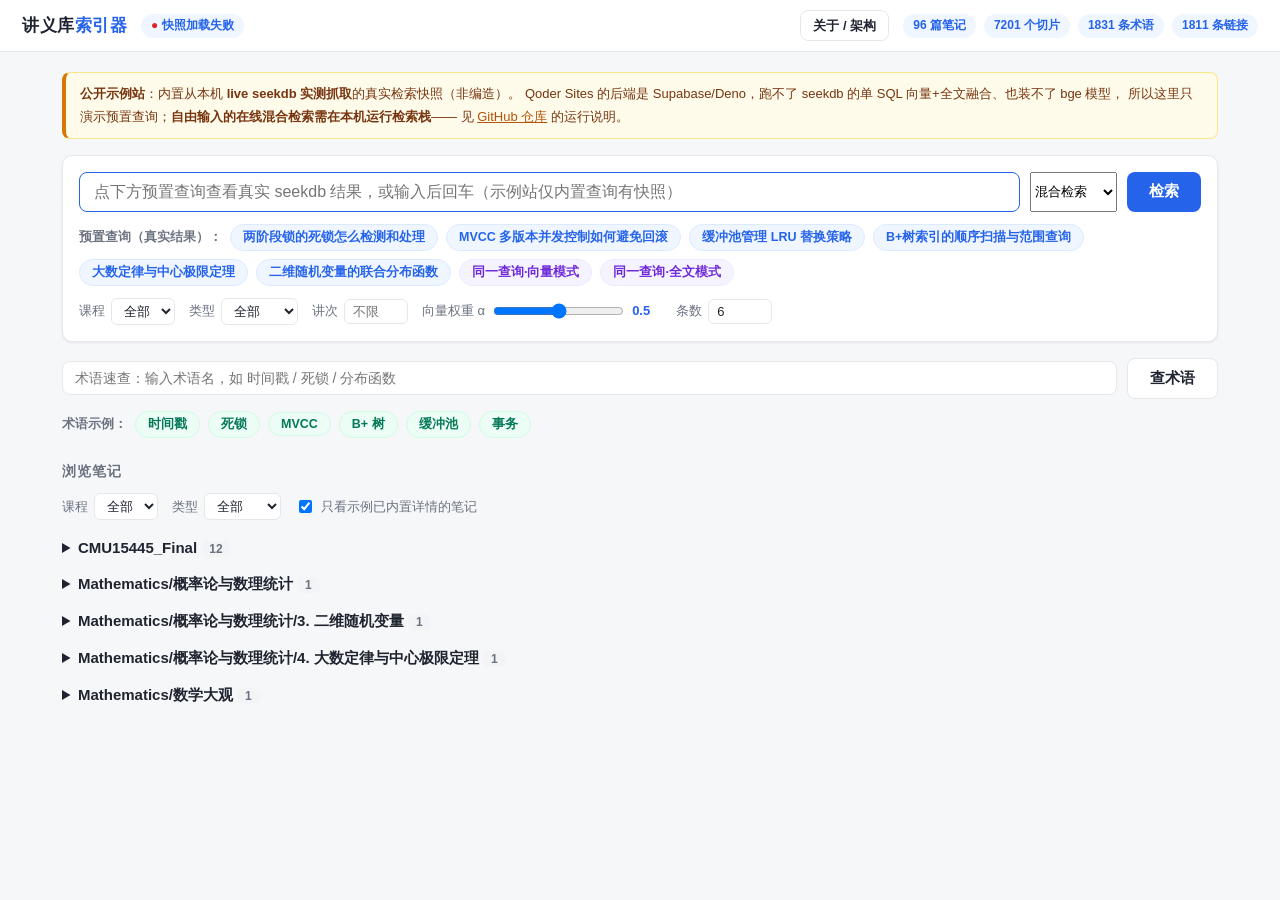
<file: site/index.html>
<!DOCTYPE html>
<html lang="zh-CN">
<head>
<meta charset="utf-8">
<meta name="viewport" content="width=device-width, initial-scale=1">
<title>讲义库索引器 · 检索（公开示例）</title>
<meta name="description" content="基于 seekdb 向量+全文单 SQL 混合检索的讲义库检索工具 · Qoder × OceanBase Build with Qoder 参赛作品（公开示例站，内置本机 seekdb 实测快照）">
<link rel="stylesheet" href="style.css">
</head>
<body>
<div class="topbar">
  <span class="logo">讲义库<span class="dot">索引器</span></span>
  <span id="apiDot" class="pill gray">加载快照…</span>
  <span class="spacer"></span>
  <a href="about.html" class="btn ghost small">关于 / 架构</a>
  <span id="stats" class="stat-pills"></span>
</div>

<div class="wrap">
  <div class="demo-banner">
    <strong>公开示例站</strong>：内置从本机 <b>live seekdb 实测抓取</b>的真实检索快照（非编造）。
    Qoder Sites 的后端是 Supabase/Deno，跑不了 seekdb 的单 SQL 向量+全文融合、也装不了 bge 模型，
    所以这里只演示预置查询；<b>自由输入的在线混合检索需在本机运行检索栈</b>——
    见 <a href="https://github.com/EPower233/lecture-notes-indexer" target="_blank" rel="noopener">GitHub 仓库</a> 的运行说明。
  </div>

  <div class="searchbox">
    <div class="searchrow">
      <input id="q" type="text" placeholder="点下方预置查询查看真实 seekdb 结果，或输入后回车（示例站仅内置查询有快照）" autofocus>
      <select id="mode" title="检索模式">
        <option value="hybrid" selected>混合检索</option>
        <option value="vector">向量语义</option>
        <option value="fts">全文关键词</option>
      </select>
      <button id="go" class="btn">检索</button>
    </div>
    <div id="presets" class="presets"></div>
    <div class="filters">
      <label>课程
        <select id="course"><option value="">全部</option></select>
      </label>
      <label>类型
        <select id="kind">
          <option value="">全部</option>
          <option value="lecture">讲义</option>
          <option value="transcript">转写稿</option>
          <option value="other">其他</option>
        </select>
      </label>
      <label>讲次 <input id="lecture" type="number" min="1" max="99" style="width:64px" placeholder="不限"></label>
      <label id="alphaWrap">向量权重 α <input id="alpha" type="range" min="0" max="1" step="0.1" value="0.5"><span class="val" id="alphaVal">0.5</span></label>
      <label>条数 <input id="k" type="number" min="1" max="50" value="6" style="width:64px"></label>
    </div>
  </div>

  <div style="display:flex;gap:10px;align-items:center">
    <input id="termQ" type="text" placeholder="术语速查：输入术语名，如 时间戳 / 死锁 / 分布函数" style="flex:1;padding:8px 12px;border:1.5px solid var(--line);border-radius:8px;font-size:14px">
    <button id="termGo" class="btn ghost">查术语</button>
  </div>
  <div id="termChips" class="presets"></div>
  <div id="termResults"></div>

  <div id="resultHead" class="section-title" style="display:none"></div>
  <div id="results"></div>

  <div class="section-title">浏览笔记</div>
  <div class="filters" style="margin:0 0 10px">
    <label>课程 <select id="browseCourse"><option value="">全部</option></select></label>
    <label>类型
      <select id="browseKind">
        <option value="">全部</option>
        <option value="lecture">讲义</option>
        <option value="transcript">转写稿</option>
        <option value="other">其他</option>
      </select>
    </label>
    <label style="align-self:center"><input id="onlyCaptured" type="checkbox" checked> 只看示例已内置详情的笔记</label>
  </div>
  <div id="browseList"></div>
</div>

<script src="md.js"></script>
<script src="snapshot.js"></script>
<script>
const $ = (id) => document.getElementById(id);
// 快照模式：用 snapshot.js 的替身；若缺失则回退到真实 fetch（本机 live 栈）
const api = window.apiSnapshot || ((path) => fetch(path).then(r => { if (!r.ok) throw new Error(r.status); return r.json(); }));
const DEMO = !!window.SNAPSHOT_MODE;

function words(q) {
  return q.toLowerCase().split(/[\s,，。？?！!、;；:：]+/).filter(w => w.length >= 2);
}

async function init() {
  try {
    const [stats, courses] = await Promise.all([api("/api/stats"), api("/api/courses")]);
    $("apiDot").textContent = DEMO ? "示例快照 · 本机 seekdb 实测" : "seekdb 已连接";
    $("apiDot").className = "pill " + (DEMO ? "warn" : "ok");
    $("stats").innerHTML =
      `<span class="pill">${stats.notes} 篇笔记</span>` +
      `<span class="pill">${stats.chunks} 个切片</span>` +
      `<span class="pill">${stats.glossary} 条术语</span>` +
      `<span class="pill">${stats.links} 条链接</span>`;
    for (const sel of [$("course"), $("browseCourse")]) {
      for (const c of courses.courses) {
        if (!c.course) continue;
        const o = document.createElement("option");
        o.value = c.course; o.textContent = `${c.course} (${c.notes})`;
        sel.appendChild(o);
      }
    }
  } catch (e) {
    $("apiDot").textContent = "快照加载失败";
    $("apiDot").className = "pill bad";
  }
  if (DEMO && window.snapshotMeta) {
    const m = await window.snapshotMeta();
    $("presets").innerHTML = '<span class="plabel">预置查询（真实结果）：</span>' +
      m.presets.map(p => `<button class="chip" data-q="${esc(p.q)}">${esc(p.q)}</button>`).join("") +
      `<button class="chip alt" data-q="两阶段锁的死锁怎么检测和处理" data-mode="vector">同一查询·向量模式</button>` +
      `<button class="chip alt" data-q="两阶段锁的死锁怎么检测和处理" data-mode="fts">同一查询·全文模式</button>`;
    $("termChips").innerHTML = '<span class="plabel">术语示例：</span>' +
      m.terms.map(t => `<button class="chip term" data-t="${esc(t)}">${esc(t)}</button>`).join("");
  }
  loadBrowse();
}

async function doSearch() {
  const q = $("q").value.trim();
  if (!q) return;
  const p = new URLSearchParams({ q, mode: $("mode").value, k: $("k").value, alpha: $("alpha").value });
  if ($("course").value) p.set("course", $("course").value);
  if ($("kind").value) p.set("kind", $("kind").value);
  if ($("lecture").value) p.set("lecture", $("lecture").value);
  $("results").innerHTML = '<div class="loading">检索中…</div>';
  $("resultHead").style.display = "none";
  try {
    const d = await api("/api/search?" + p);
    $("resultHead").style.display = "block";
    if (d.demoMiss) {
      $("resultHead").textContent = `「${q}」 ${d.mode} 模式`;
      $("results").innerHTML = `<div class="empty">示例站没有为这条自由输入的查询内置快照。<br>
        在线混合检索（查询实时向量化 + seekdb 单 SQL 融合打分）需在<b>本机检索栈</b>运行——
        见 <a href="https://github.com/EPower233/lecture-notes-indexer" target="_blank" rel="noopener">GitHub 运行说明</a>。<br>
        或点上方<b>预置查询</b>查看已抓取的真实 seekdb 结果。</div>`;
      return;
    }
    $("resultHead").textContent = `「${q}」 ${d.mode} 模式 · ${d.count} 条结果` +
      (DEMO ? "（本机 seekdb 实测快照）" : "");
    const ws = words(q);
    $("results").innerHTML = d.results.map((r, i) => {
      const chips = [];
      if (r.score != null) chips.push(`<span class="badge score">score ${r.score.toFixed(4)}</span>`);
      if (r.dist != null) chips.push(`<span class="badge">d=${r.dist.toFixed(3)}</span>`);
      if (r.rel != null) chips.push(`<span class="badge">rel=${r.rel.toFixed(2)}</span>`);
      const course = r.course ? `<span class="badge course">${esc(r.course)}</span>` : "";
      const lec = r.lecture_no != null ? `<span class="badge lec">L${r.lecture_no}</span>` : "";
      const kind = `<span class="badge kind">${{lecture:"讲义",transcript:"转写稿",other:"其他"}[r.kind]||r.kind}</span>`;
      const page = r.page_start ? `<span class="badge page">PPT p${r.page_start}${r.page_end && r.page_end!==r.page_start ? "–"+r.page_end : ""}</span>` : "";
      return `<a class="result" href="note.html?id=${r.note_id}&chunk=${r.chunk_id}">
        <div class="rhead"><span class="badge">${i+1}</span>${chips.join("")}${course}${lec}${kind}${page}</div>
        <div class="hpath">${esc(r.heading_path || "")}</div>
        <div class="snippet">${highlight(r.snippet, ws)}</div>
      </a>`;
    }).join("") || '<div class="empty">没有命中结果</div>';
  } catch (e) {
    $("results").innerHTML = `<div class="empty">检索失败：${esc(String(e))}</div>`;
  }
}

async function doTerm() {
  const t = $("termQ").value.trim();
  if (!t) return;
  $("termResults").innerHTML = '<div class="loading">查询中…</div>';
  const d = await api("/api/term?t=" + encodeURIComponent(t) + "&k=10");
  $("termResults").innerHTML = d.results.map(g => `
    <div class="termcard">
      <span class="t">${esc(g.term)}</span><span class="en">${esc(g.term_en || "")}</span>
      <div>${esc(g.definition || "")}</div>
      <div class="src">${esc(g.course || "")} · L${g.lecture_no ?? "?"} · 引入于 ${esc(g.introduced_in || "?")} ·
        <a href="note.html?path=${encodeURIComponent(g.rel_path)}">查看出处</a></div>
    </div>`).join("") || `<div class="empty">示例快照未收录「${esc(t)}」${DEMO ? "（示例内置少量术语，完整术语表需本机栈）" : ""}</div>`;
}

async function loadBrowse() {
  const p = new URLSearchParams();
  if ($("browseCourse").value) p.set("course", $("browseCourse").value);
  if ($("browseKind").value) p.set("kind", $("browseKind").value);
  const d = await api("/api/notes?" + p);
  let notes = d.notes;
  if (DEMO && $("onlyCaptured").checked) notes = notes.filter(n => n.captured);
  const byCourse = {};
  for (const n of notes) (byCourse[n.course || "(未分组)"] ??= []).push(n);
  $("browseList").innerHTML = Object.entries(byCourse).map(([c, ns]) => `
    <details ${Object.keys(byCourse).length === 1 ? "open" : ""}>
      <summary style="cursor:pointer;font-weight:600;padding:6px 0">${esc(c)} <span class="badge">${ns.length}</span></summary>
      <div style="padding:4px 0 8px 14px">
        ${ns.map(n => `<div style="padding:2px 0">
          <a href="note.html?id=${n.note_id}">${esc(n.title || n.rel_path)}</a>
          <span class="badge" style="margin-left:6px">${{lecture:"讲义",transcript:"转写稿",other:"其他"}[n.kind]||n.kind}</span>
        </div>`).join("")}
      </div>
    </details>`).join("") || '<div class="empty">无匹配笔记</div>';
}

$("go").addEventListener("click", doSearch);
$("q").addEventListener("keydown", e => { if (e.key === "Enter") doSearch(); });
$("termGo").addEventListener("click", doTerm);
$("termQ").addEventListener("keydown", e => { if (e.key === "Enter") doTerm(); });
$("alpha").addEventListener("input", () => $("alphaVal").textContent = $("alpha").value);
$("mode").addEventListener("change", () =>
  $("alphaWrap").style.display = $("mode").value === "hybrid" ? "" : "none");
$("browseCourse").addEventListener("change", loadBrowse);
$("browseKind").addEventListener("change", loadBrowse);
$("onlyCaptured").addEventListener("change", loadBrowse);
document.addEventListener("click", (e) => {
  const chip = e.target.closest(".chip");
  if (!chip) return;
  if (chip.classList.contains("term")) { $("termQ").value = chip.dataset.t; doTerm(); return; }
  $("q").value = chip.dataset.q;
  if (chip.dataset.mode) { $("mode").value = chip.dataset.mode; $("mode").dispatchEvent(new Event("change")); }
  else { $("mode").value = "hybrid"; $("mode").dispatchEvent(new Event("change")); }
  doSearch();
});
const sp = new URLSearchParams(location.search);
if (sp.get("q")) { $("q").value = sp.get("q"); }
init().then(() => { if (sp.get("q")) doSearch(); });
</script>
</body>
</html>
</file>
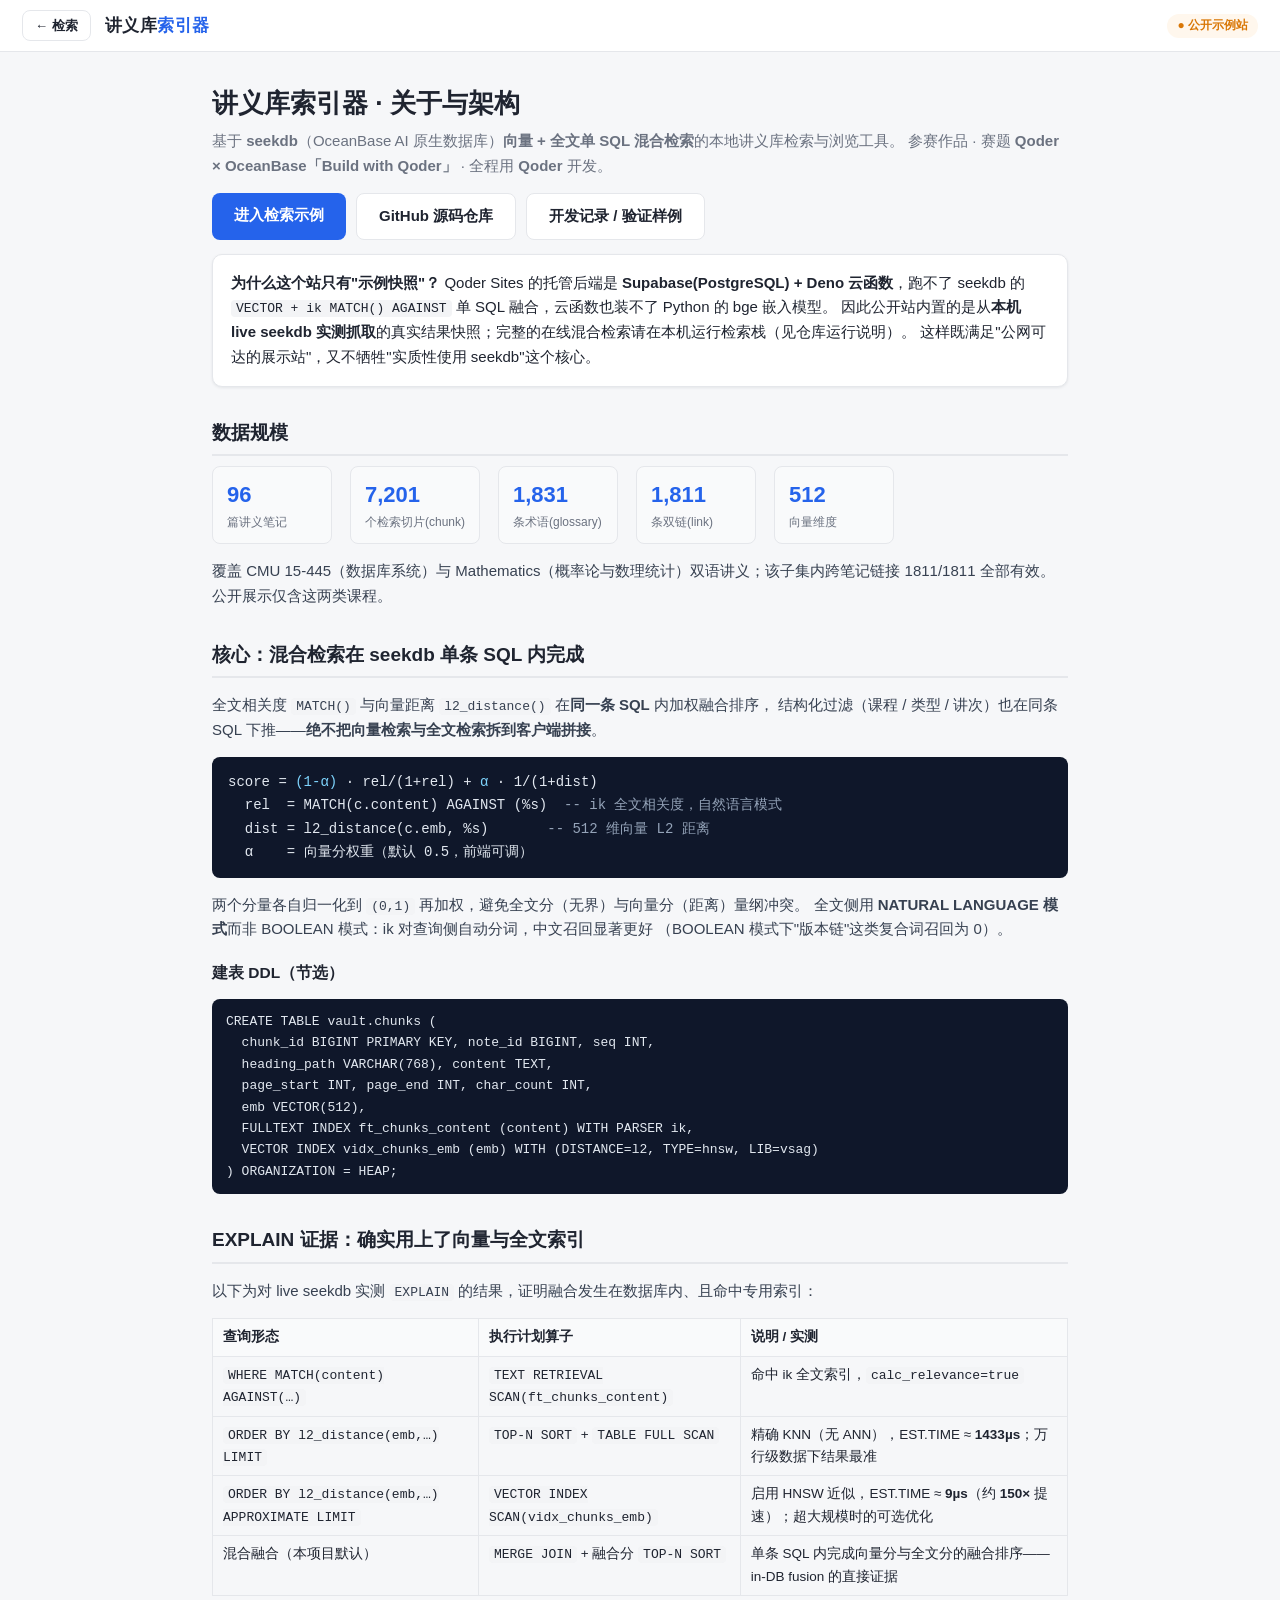
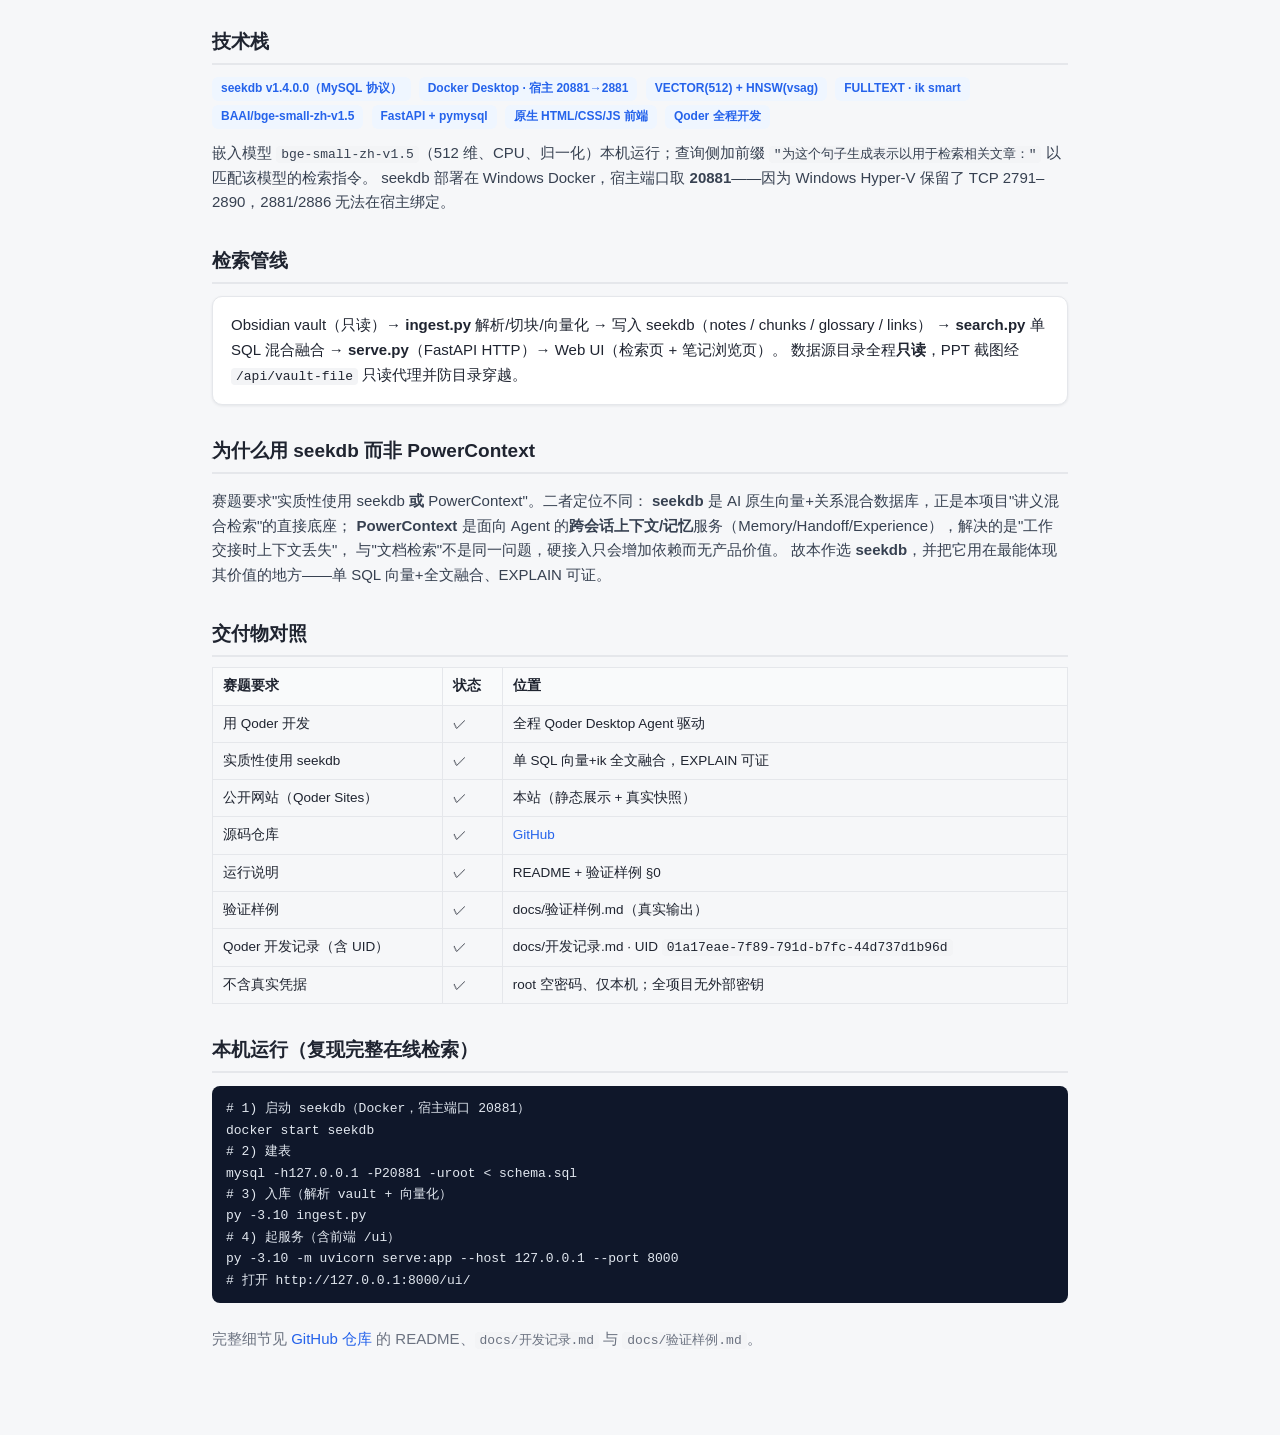
<file: site/about.html>
<!DOCTYPE html>
<html lang="zh-CN">
<head>
<meta charset="utf-8">
<meta name="viewport" content="width=device-width, initial-scale=1">
<title>关于 / 架构 · 讲义库索引器</title>
<meta name="description" content="讲义库索引器的架构、seekdb 单 SQL 向量+全文混合融合、EXPLAIN 证据与交付物 · Qoder × OceanBase Build with Qoder 参赛作品">
<link rel="stylesheet" href="style.css">
</head>
<body>
<div class="topbar">
  <a href="index.html" class="btn ghost small">← 检索</a>
  <span class="logo">讲义库<span class="dot">索引器</span></span>
  <span class="spacer"></span>
  <span class="pill warn">公开示例站</span>
</div>

<div class="about">
  <h1>讲义库索引器 · 关于与架构</h1>
  <p class="lead">
    基于 <b>seekdb</b>（OceanBase AI 原生数据库）<b>向量 + 全文单 SQL 混合检索</b>的本地讲义库检索与浏览工具。
    参赛作品 · 赛题 <b>Qoder × OceanBase「Build with Qoder」</b> · 全程用 <b>Qoder</b> 开发。
  </p>
  <div class="btnrow">
    <a class="btn" href="index.html">进入检索示例</a>
    <a class="btn ghost" href="https://github.com/EPower233/lecture-notes-indexer" target="_blank" rel="noopener">GitHub 源码仓库</a>
    <a class="btn ghost" href="https://github.com/EPower233/lecture-notes-indexer/tree/master/docs" target="_blank" rel="noopener">开发记录 / 验证样例</a>
  </div>

  <div class="card">
    <b>为什么这个站只有"示例快照"？</b>
    Qoder Sites 的托管后端是 <b>Supabase(PostgreSQL) + Deno 云函数</b>，跑不了 seekdb 的
    <code>VECTOR + ik MATCH() AGAINST</code> 单 SQL 融合，云函数也装不了 Python 的 bge 嵌入模型。
    因此公开站内置的是从<b>本机 live seekdb 实测抓取</b>的真实结果快照；完整的在线混合检索请在本机运行检索栈（见仓库运行说明）。
    这样既满足"公网可达的展示站"，又不牺牲"实质性使用 seekdb"这个核心。
  </div>

  <h2>数据规模</h2>
  <div class="metric">
    <div class="m"><div class="n">96</div><div class="l">篇讲义笔记</div></div>
    <div class="m"><div class="n">7,201</div><div class="l">个检索切片(chunk)</div></div>
    <div class="m"><div class="n">1,831</div><div class="l">条术语(glossary)</div></div>
    <div class="m"><div class="n">1,811</div><div class="l">条双链(link)</div></div>
    <div class="m"><div class="n">512</div><div class="l">向量维度</div></div>
  </div>
  <p>覆盖 CMU 15-445（数据库系统）与 Mathematics（概率论与数理统计）双语讲义；该子集内跨笔记链接 1811/1811 全部有效。公开展示仅含这两类课程。</p>

  <h2>核心：混合检索在 seekdb 单条 SQL 内完成</h2>
  <p>
    全文相关度 <code>MATCH()</code> 与向量距离 <code>l2_distance()</code> 在<b>同一条 SQL</b> 内加权融合排序，
    结构化过滤（课程 / 类型 / 讲次）也在同条 SQL 下推——<b>绝不把向量检索与全文检索拆到客户端拼接</b>。
  </p>
  <div class="formula">
score = <span class="hl">(1-α)</span> · rel/(1+rel) + <span class="hl">α</span> · 1/(1+dist)<br>
&nbsp;&nbsp;rel&nbsp; = MATCH(c.content) AGAINST (%s)&nbsp;&nbsp;<span style="color:#94a3b8">-- ik 全文相关度，自然语言模式</span><br>
&nbsp;&nbsp;dist = l2_distance(c.emb, %s)&nbsp;&nbsp;&nbsp;&nbsp;&nbsp;&nbsp;&nbsp;<span style="color:#94a3b8">-- 512 维向量 L2 距离</span><br>
&nbsp;&nbsp;α&nbsp;&nbsp;&nbsp; = 向量分权重（默认 0.5，前端可调）
  </div>
  <p>
    两个分量各自归一化到 <code>(0,1)</code> 再加权，避免全文分（无界）与向量分（距离）量纲冲突。
    全文侧用 <b>NATURAL LANGUAGE 模式</b>而非 BOOLEAN 模式：ik 对查询侧自动分词，中文召回显著更好
    （BOOLEAN 模式下"版本链"这类复合词召回为 0）。
  </p>

  <h3>建表 DDL（节选）</h3>
  <pre><code>CREATE TABLE vault.chunks (
  chunk_id BIGINT PRIMARY KEY, note_id BIGINT, seq INT,
  heading_path VARCHAR(768), content TEXT,
  page_start INT, page_end INT, char_count INT,
  emb VECTOR(512),
  FULLTEXT INDEX ft_chunks_content (content) WITH PARSER ik,
  VECTOR INDEX vidx_chunks_emb (emb) WITH (DISTANCE=l2, TYPE=hnsw, LIB=vsag)
) ORGANIZATION = HEAP;</code></pre>

  <h2>EXPLAIN 证据：确实用上了向量与全文索引</h2>
  <p>以下为对 live seekdb 实测 <code>EXPLAIN</code> 的结果，证明融合发生在数据库内、且命中专用索引：</p>
  <table>
    <tr><th>查询形态</th><th>执行计划算子</th><th>说明 / 实测</th></tr>
    <tr>
      <td><code>WHERE MATCH(content) AGAINST(…)</code></td>
      <td><code>TEXT RETRIEVAL SCAN(ft_chunks_content)</code></td>
      <td>命中 ik 全文索引，<code>calc_relevance=true</code></td>
    </tr>
    <tr>
      <td><code>ORDER BY l2_distance(emb,…) LIMIT</code></td>
      <td><code>TOP-N SORT</code> + <code>TABLE FULL SCAN</code></td>
      <td>精确 KNN（无 ANN），EST.TIME ≈ <b>1433µs</b>；万行级数据下结果最准</td>
    </tr>
    <tr>
      <td><code>ORDER BY l2_distance(emb,…) APPROXIMATE LIMIT</code></td>
      <td><code>VECTOR INDEX SCAN(vidx_chunks_emb)</code></td>
      <td>启用 HNSW 近似，EST.TIME ≈ <b>9µs</b>（约 <b>150×</b> 提速）；超大规模时的可选优化</td>
    </tr>
    <tr>
      <td>混合融合（本项目默认）</td>
      <td><code>MERGE JOIN</code> + 融合分 <code>TOP-N SORT</code></td>
      <td>单条 SQL 内完成向量分与全文分的融合排序——in-DB fusion 的直接证据</td>
    </tr>
  </table>

  <h2>技术栈</h2>
  <div>
    <span class="tag">seekdb v1.4.0.0（MySQL 协议）</span>
    <span class="tag">Docker Desktop · 宿主 20881→2881</span>
    <span class="tag">VECTOR(512) + HNSW(vsag)</span>
    <span class="tag">FULLTEXT · ik smart</span>
    <span class="tag">BAAI/bge-small-zh-v1.5</span>
    <span class="tag">FastAPI + pymysql</span>
    <span class="tag">原生 HTML/CSS/JS 前端</span>
    <span class="tag">Qoder 全程开发</span>
  </div>
  <p style="margin-top:10px">
    嵌入模型 <code>bge-small-zh-v1.5</code>（512 维、CPU、归一化）本机运行；查询侧加前缀
    <code>"为这个句子生成表示以用于检索相关文章："</code> 以匹配该模型的检索指令。
    seekdb 部署在 Windows Docker，宿主端口取 <b>20881</b>——因为 Windows Hyper-V 保留了 TCP 2791–2890，2881/2886 无法在宿主绑定。
  </p>

  <h2>检索管线</h2>
  <div class="card">
    Obsidian vault（只读）→ <b>ingest.py</b> 解析/切块/向量化 → 写入 seekdb（notes / chunks / glossary / links）
    → <b>search.py</b> 单 SQL 混合融合 → <b>serve.py</b>（FastAPI HTTP）→ Web UI（检索页 + 笔记浏览页）。
    数据源目录全程<b>只读</b>，PPT 截图经 <code>/api/vault-file</code> 只读代理并防目录穿越。
  </div>

  <h2>为什么用 seekdb 而非 PowerContext</h2>
  <p>
    赛题要求"实质性使用 seekdb <b>或</b> PowerContext"。二者定位不同：
    <b>seekdb</b> 是 AI 原生向量+关系混合数据库，正是本项目"讲义混合检索"的直接底座；
    <b>PowerContext</b> 是面向 Agent 的<b>跨会话上下文/记忆</b>服务（Memory/Handoff/Experience），解决的是"工作交接时上下文丢失"，
    与"文档检索"不是同一问题，硬接入只会增加依赖而无产品价值。
    故本作选 <b>seekdb</b>，并把它用在最能体现其价值的地方——单 SQL 向量+全文融合、EXPLAIN 可证。
  </p>

  <h2>交付物对照</h2>
  <table>
    <tr><th>赛题要求</th><th>状态</th><th>位置</th></tr>
    <tr><td>用 Qoder 开发</td><td>✓</td><td>全程 Qoder Desktop Agent 驱动</td></tr>
    <tr><td>实质性使用 seekdb</td><td>✓</td><td>单 SQL 向量+ik 全文融合，EXPLAIN 可证</td></tr>
    <tr><td>公开网站（Qoder Sites）</td><td>✓</td><td>本站（静态展示 + 真实快照）</td></tr>
    <tr><td>源码仓库</td><td>✓</td><td><a href="https://github.com/EPower233/lecture-notes-indexer" target="_blank" rel="noopener">GitHub</a></td></tr>
    <tr><td>运行说明</td><td>✓</td><td>README + 验证样例 §0</td></tr>
    <tr><td>验证样例</td><td>✓</td><td>docs/验证样例.md（真实输出）</td></tr>
    <tr><td>Qoder 开发记录（含 UID）</td><td>✓</td><td>docs/开发记录.md · UID <code>01a17eae-7f89-791d-b7fc-44d737d1b96d</code></td></tr>
    <tr><td>不含真实凭据</td><td>✓</td><td>root 空密码、仅本机；全项目无外部密钥</td></tr>
  </table>

  <h2>本机运行（复现完整在线检索）</h2>
  <pre><code># 1) 启动 seekdb（Docker，宿主端口 20881）
docker start seekdb
# 2) 建表
mysql -h127.0.0.1 -P20881 -uroot &lt; schema.sql
# 3) 入库（解析 vault + 向量化）
py -3.10 ingest.py
# 4) 起服务（含前端 /ui）
py -3.10 -m uvicorn serve:app --host 127.0.0.1 --port 8000
# 打开 http://127.0.0.1:8000/ui/</code></pre>
  <p class="lead" style="margin-top:24px">
    完整细节见 <a href="https://github.com/EPower233/lecture-notes-indexer" target="_blank" rel="noopener">GitHub 仓库</a> 的
    README、<code>docs/开发记录.md</code> 与 <code>docs/验证样例.md</code>。
  </p>
</div>
</body>
</html>
</file>
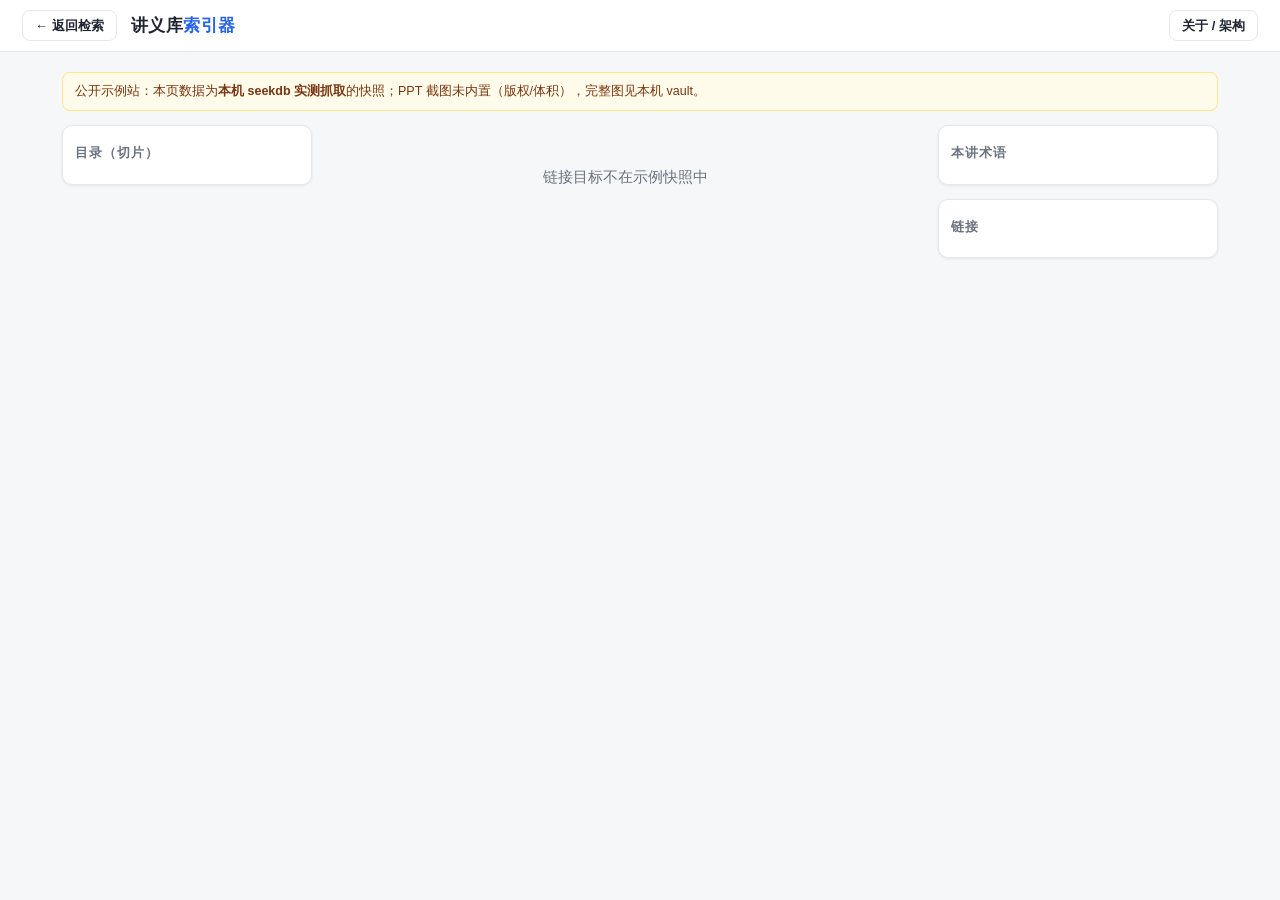
<file: site/note.html>
<!DOCTYPE html>
<html lang="zh-CN">
<head>
<meta charset="utf-8">
<meta name="viewport" content="width=device-width, initial-scale=1">
<title>笔记浏览 · 讲义库索引器</title>
<link rel="stylesheet" href="style.css">
</head>
<body>
<div class="topbar">
  <a href="index.html" class="btn ghost small">← 返回检索</a>
  <span class="logo" id="crumb">讲义库<span class="dot">索引器</span></span>
  <span class="spacer"></span>
  <a href="about.html" class="btn ghost small">关于 / 架构</a>
</div>

<div class="wrap">
  <div id="demoNote" class="demo-note" style="display:none">
    公开示例站：本页数据为<b>本机 seekdb 实测抓取</b>的快照；PPT 截图未内置（版权/体积），完整图见本机 vault。
  </div>
  <div class="note-head" id="noteHead"></div>
  <div class="note-layout">
    <div class="side-left"><div class="panel"><h3>目录（切片）</h3><div class="toc" id="toc"></div></div></div>
    <div class="side-mid" id="chunks"><div class="loading">加载中…</div></div>
    <div class="side-right">
      <div class="panel" style="margin-bottom:14px"><h3>本讲术语</h3><div class="termlist" id="terms"></div></div>
      <div class="panel"><h3>链接</h3><div class="linklist" id="links"></div></div>
    </div>
  </div>
</div>

<div id="popover" class="popover" style="display:none"></div>

<script src="md.js"></script>
<script src="snapshot.js"></script>
<script>
const $ = (id) => document.getElementById(id);
const api = window.apiSnapshot || ((path) => fetch(path).then(r => { if (!r.ok) throw new Error(r.status + " " + path); return r.json(); }));
const DEMO = !!window.SNAPSHOT_MODE;
const params = new URLSearchParams(location.search);
let NOTE = null, TERMS = {};

function resolveTargetPath(dataPath) {
  const base = NOTE.rel_path.split("/").slice(0, -1);
  const segs = [...base, ...decodeURIComponent(dataPath).split("/")];
  const out = [];
  for (const s of segs) {
    if (s === "..") out.pop();
    else if (s !== "." && s !== "") out.push(s);
  }
  return out.join("/");
}

async function load() {
  if (DEMO) $("demoNote").style.display = "block";
  const byId = params.get("id");
  NOTE = await api(byId != null ? "/api/note?id=" + byId
                                : "/api/note?path=" + encodeURIComponent(params.get("path")));
  document.title = (NOTE.title || NOTE.rel_path) + " · 讲义库索引器";
  const kindName = {lecture:"讲义",transcript:"转写稿",other:"其他"}[NOTE.kind] || NOTE.kind;
  $("noteHead").innerHTML = `
    <div style="color:var(--muted);font-size:13px">${esc(NOTE.rel_path)}</div>
    <h1>${esc(NOTE.title || "")}</h1>
    <div class="badges">
      ${NOTE.course ? `<span class="badge course">${esc(NOTE.course)}</span>` : ""}
      ${NOTE.lecture_no != null ? `<span class="badge lec">第 ${NOTE.lecture_no} 讲</span>` : ""}
      <span class="badge kind">${kindName}</span>
      ${NOTE.agent ? `<span class="badge">整理: ${esc(NOTE.agent)}</span>` : ""}
      ${NOTE.zh_title ? `<span class="badge">${esc(NOTE.zh_title)}</span>` : ""}
      ${NOTE.en_title ? `<span class="badge gray">${esc(NOTE.en_title)}</span>` : ""}
      <span class="badge">${NOTE.char_count} 字符</span>
      <span class="badge">${NOTE.chunk_count} 切片</span>
      <span class="badge">${NOTE.glossary_count} 术语</span>
      <span class="badge">出链 ${NOTE.links_out_valid}/${NOTE.links_out} 有效</span>
      <span class="badge">入链 ${NOTE.links_in}</span>
    </div>`;

  const [chunkData, gloss, linkData] = await Promise.all([
    api(`/api/note/${NOTE.note_id}/chunks?content=1`),
    api(`/api/note/${NOTE.note_id}/glossary`),
    api(`/api/note/${NOTE.note_id}/links`),
  ]);

  for (const g of gloss.terms) if (!(g.term in TERMS)) TERMS[g.term] = g;

  $("toc").innerHTML = chunkData.chunks.map(c => {
    const last = (c.heading_path || "").split(" > ").pop() || `#${c.seq}`;
    const lv = (c.heading_path || "").split(" > ").length >= 3 ? " lv3" : "";
    return `<a class="tocitem${lv}" href="#chunk-${c.chunk_id}" data-cid="${c.chunk_id}" title="${esc(c.heading_path || "")}">${c.seq}. ${esc(last)}</a>`;
  }).join("");

  // 快照模式：vault 图片不内置，用带说明的占位图（md.js 不改）
  const resolveFile = DEMO
    ? (() => window.SNAPSHOT_PLACEHOLDER)
    : ((p) => `/api/vault-file?note_id=${NOTE.note_id}&path=${encodeURIComponent(p)}`);
  $("chunks").innerHTML = chunkData.chunks.map(c => `
    <div class="chunk" id="chunk-${c.chunk_id}">
      <div class="chead">
        <span class="seq">#${c.seq}</span>
        ${c.page_start ? `<span class="badge page">PPT p${c.page_start}${c.page_end && c.page_end !== c.page_start ? "–" + c.page_end : ""}</span>` : ""}
        <span class="hpath">${esc(c.heading_path || "")}</span>
      </div>
      <div class="md">${renderMd(c.content || "", { resolveFile })}</div>
    </div>`).join("");

  $("terms").innerHTML = gloss.terms.map(g => `
    <div class="ti" data-term="${esc(g.term)}"><strong>${esc(g.term)}</strong>
      <span class="en">${esc(g.term_en || "")}</span></div>`).join("") || '<div style="color:var(--muted)">（无）</div>';

  const outHtml = linkData.out.slice(0, 60).map(l => `
    <div class="li ${l.valid ? "" : "invalid"}">
      <a class="mdlink" data-vault="1" data-path="${encodeURIComponent(l.target_rel)}" data-anchor="${esc(l.anchor || "")}" href="#">${esc(l.link_text || l.target_rel)}</a>
      <span class="arrow">→</span>${l.dst_title ? esc(l.dst_title.slice(0, 40)) : `<span style="color:var(--bad)">${esc(l.target_rel.split("/").pop())}（缺失）</span>`}
    </div>`).join("");
  const inHtml = linkData.in.slice(0, 40).map(l => `
    <div class="li"><a href="note.html?path=${encodeURIComponent(l.src_path)}">${esc((l.src_title || l.src_path).slice(0, 40))}</a>
      <span class="arrow">→</span>${esc(l.link_text || "")}</div>`).join("");
  $("links").innerHTML =
    `<div style="font-weight:600;margin:4px 0">出链 (${linkData.out.length})</div>${outHtml || "（无）"}` +
    `<div style="font-weight:600;margin:10px 0 4px">入链 (${linkData.in.length})</div>${inHtml || "（无）"}`;

  const flash = params.get("chunk");
  if (flash) {
    const el = $("chunk-" + flash);
    if (el) { el.scrollIntoView({ behavior: "smooth" }); el.classList.add("flash"); }
  }
}

async function showTerm(term, x, y) {
  const pop = $("popover");
  let g = TERMS[term];
  if (g) g = Object.assign({ course: NOTE.course, lecture_no: NOTE.lecture_no }, g);
  if (!g) {
    try {
      const d = await api("/api/term?t=" + encodeURIComponent(term) + "&k=1");
      g = d.results[0];
    } catch (e) {}
  }
  pop.innerHTML = g
    ? `<div class="pt">${esc(g.term)} <span style="color:var(--muted);font-weight:400">${esc(g.term_en || "")}</span></div>
       <div>${esc(g.definition || "")}</div>
       <div class="pm">${esc(g.course || "")} · L${g.lecture_no ?? "?"} · 引入于 ${esc(g.introduced_in || "?")}</div>`
    : `<div class="pt">${esc(term)}</div><div style="color:var(--muted)">${DEMO ? "示例快照未收录该术语" : "术语表中未收录"}</div>`;
  pop.style.display = "block";
  const r = pop.getBoundingClientRect();
  pop.style.left = Math.min(x, window.innerWidth - r.width - 16) + "px";
  pop.style.top = Math.min(y + 14, window.innerHeight - r.height - 16) + "px";
}

document.addEventListener("click", async (e) => {
  const term = e.target.closest(".term, .ti[data-term]");
  if (term) {
    e.preventDefault();
    const rect = term.getBoundingClientRect();
    showTerm(term.dataset.term, rect.left, rect.bottom);
    return;
  }
  const md = e.target.closest(".mdlink");
  if (md) {
    e.preventDefault();
    const target = md.dataset.vault
      ? decodeURIComponent(md.dataset.path)
      : resolveTargetPath(md.dataset.path);
    try {
      const n = await api("/api/note?path=" + encodeURIComponent(target));
      location.href = "note.html?id=" + n.note_id;
    } catch (err) {
      alert(DEMO ? ("示例快照未内置该链接目标的详情：\n" + target) : ("链接目标不在库中：" + target));
    }
    return;
  }
  if (!e.target.closest(".popover")) $("popover").style.display = "none";
});

document.addEventListener("scroll", () => {
  let active = null;
  for (const el of document.querySelectorAll(".chunk")) {
    if (el.getBoundingClientRect().top < 120) active = el.id;
  }
  document.querySelectorAll(".tocitem").forEach(a =>
    a.classList.toggle("active", "chunk-" + a.dataset.cid === active));
}, { passive: true });

load().catch(e => { $("chunks").innerHTML = `<div class="empty">${esc(String(e.message || e))}</div>`; });
</script>
</body>
</html>
</file>
<file: site/style.css>
:root {
  --bg: #f6f7f9;
  --card: #ffffff;
  --ink: #1f2430;
  --muted: #6b7280;
  --line: #e5e7eb;
  --accent: #2563eb;
  --accent-soft: #eff6ff;
  --ok: #16a34a;
  --warn: #d97706;
  --bad: #dc2626;
  --mark: #fef08a;
  --radius: 10px;
  --shadow: 0 1px 3px rgba(16, 24, 40, .08);
}
* { box-sizing: border-box; }
html, body { margin: 0; padding: 0; }
body {
  background: var(--bg); color: var(--ink);
  font: 15px/1.65 -apple-system, "Segoe UI", "Microsoft YaHei", "PingFang SC", sans-serif;
}
a { color: var(--accent); text-decoration: none; }
a:hover { text-decoration: underline; }

.topbar {
  position: sticky; top: 0; z-index: 20;
  background: rgba(255,255,255,.92); backdrop-filter: blur(6px);
  border-bottom: 1px solid var(--line);
  padding: 10px 22px; display: flex; align-items: center; gap: 14px; flex-wrap: wrap;
}
.topbar .logo { font-weight: 700; font-size: 17px; letter-spacing: .5px; }
.topbar .logo .dot { color: var(--accent); }
.topbar .spacer { flex: 1; }
.stat-pills { display: flex; gap: 8px; flex-wrap: wrap; }
.pill {
  background: var(--accent-soft); color: var(--accent);
  border-radius: 999px; padding: 2px 10px; font-size: 12px; font-weight: 600;
}
.pill.gray { background: #f3f4f6; color: var(--muted); }
.pill.ok::before { content: "● "; color: var(--ok); }
.pill.warn { background: #fff7ed; color: var(--warn); }
.pill.warn::before { content: "● "; color: var(--warn); }
.pill.bad::before { content: "● "; color: var(--bad); }

/* ---------- 公开示例站（快照模式） ---------- */
.demo-banner {
  background: #fffbeb; border: 1px solid #fde68a; border-left: 4px solid var(--warn);
  border-radius: 8px; padding: 10px 14px; margin-bottom: 16px;
  font-size: 13px; color: #78350f; line-height: 1.7;
}
.demo-banner a { color: #b45309; text-decoration: underline; }
.demo-note {
  background: #fffbeb; border: 1px solid #fde68a; border-radius: 8px;
  padding: 8px 12px; margin-bottom: 14px; font-size: 12.5px; color: #78350f;
}
.presets { display: flex; gap: 8px; flex-wrap: wrap; align-items: center; margin-top: 12px; }
.plabel { font-size: 12.5px; color: var(--muted); font-weight: 600; }
.chip {
  background: var(--accent-soft); color: var(--accent); border: 1px solid #dbeafe;
  border-radius: 999px; padding: 4px 12px; font-size: 12.5px; font-weight: 600; cursor: pointer;
}
.chip:hover { background: #dbeafe; }
.chip.alt { background: #f5f3ff; color: #6d28d9; border-color: #ede9fe; }
.chip.alt:hover { background: #ede9fe; }
.chip.term { background: #ecfdf5; color: #047857; border-color: #d1fae5; }
.chip.term:hover { background: #d1fae5; }

.wrap { max-width: 1200px; margin: 0 auto; padding: 20px 22px 60px; }

.searchbox {
  background: var(--card); border: 1px solid var(--line); border-radius: var(--radius);
  box-shadow: var(--shadow); padding: 16px; margin-bottom: 16px;
}
.searchrow { display: flex; gap: 10px; }
.searchrow input[type=text] {
  flex: 1; font-size: 16px; padding: 10px 14px;
  border: 1.5px solid var(--line); border-radius: 8px; outline: none;
}
.searchrow input[type=text]:focus { border-color: var(--accent); }
.btn {
  background: var(--accent); color: #fff; border: 0; border-radius: 8px;
  padding: 10px 22px; font-size: 15px; font-weight: 600; cursor: pointer;
}
.btn:hover { filter: brightness(1.08); }
.btn.ghost { background: #fff; color: var(--ink); border: 1.5px solid var(--line); }
.btn.small { padding: 4px 12px; font-size: 13px; }

.filters {
  display: flex; gap: 14px; flex-wrap: wrap; align-items: center;
  margin-top: 12px; color: var(--muted); font-size: 13px;
}
.filters label { display: inline-flex; align-items: center; gap: 6px; }
.filters select, .filters input {
  border: 1px solid var(--line); border-radius: 6px; padding: 4px 8px;
  background: #fff; color: var(--ink); font-size: 13px;
}
.filters input[type=range] { padding: 0; }
.filters .val { color: var(--accent); font-weight: 600; min-width: 30px; }

.section-title {
  margin: 22px 0 10px; font-size: 14px; font-weight: 700; color: var(--muted);
  letter-spacing: 1px;
}

.result {
  background: var(--card); border: 1px solid var(--line); border-radius: var(--radius);
  box-shadow: var(--shadow); padding: 13px 16px; margin-bottom: 10px; cursor: pointer;
  display: block; color: inherit;
}
.result:hover { border-color: var(--accent); text-decoration: none; }
.result .rhead { display: flex; gap: 8px; align-items: center; flex-wrap: wrap; margin-bottom: 4px; }
.badge {
  font-size: 12px; border-radius: 6px; padding: 1px 8px; font-weight: 600;
  background: #f3f4f6; color: var(--muted);
}
.badge.course { background: #eef2ff; color: #4338ca; }
.badge.lec { background: #ecfdf5; color: #047857; }
.badge.kind { background: #fff7ed; color: #c2410c; }
.badge.page { background: #fdf4ff; color: #a21caf; }
.badge.score { background: var(--accent); color: #fff; font-variant-numeric: tabular-nums; }
.result .hpath { font-size: 13px; color: var(--muted); margin-bottom: 4px; }
.result .snippet { font-size: 14px; color: #374151; }
.result .snippet mark { background: var(--mark); padding: 0 1px; border-radius: 2px; }

.termcard {
  background: var(--card); border: 1px solid var(--line); border-left: 4px solid var(--accent);
  border-radius: 8px; padding: 10px 14px; margin-bottom: 8px;
}
.termcard .t { font-weight: 700; }
.termcard .en { color: var(--muted); font-size: 13px; margin-left: 6px; }
.termcard .src { color: var(--muted); font-size: 12px; margin-top: 3px; }

.empty { color: var(--muted); text-align: center; padding: 40px 0; }
.loading { color: var(--muted); text-align: center; padding: 30px 0; }

/* ---------- note page ---------- */
.note-layout { display: grid; grid-template-columns: 250px minmax(0, 1fr) 280px; gap: 18px; }
@media (max-width: 1100px) { .note-layout { grid-template-columns: 220px minmax(0, 1fr); } .side-right { display: none; } }
@media (max-width: 800px)  { .note-layout { grid-template-columns: 1fr; } .side-left { display: none; } }

.panel {
  background: var(--card); border: 1px solid var(--line); border-radius: var(--radius);
  box-shadow: var(--shadow); padding: 12px; position: sticky; top: 70px;
  max-height: calc(100vh - 90px); overflow: auto;
}
.panel h3 { margin: 4px 0 8px; font-size: 13px; color: var(--muted); letter-spacing: 1px; }
.toc a {
  display: block; padding: 4px 8px; border-radius: 6px; font-size: 13px;
  color: #374151; white-space: nowrap; overflow: hidden; text-overflow: ellipsis;
}
.toc a:hover { background: var(--accent-soft); text-decoration: none; }
.toc a.active { background: var(--accent); color: #fff; }
.toc .lv3 { padding-left: 20px; color: var(--muted); }

.note-head { margin-bottom: 14px; }
.note-head h1 { font-size: 22px; margin: 6px 0 8px; line-height: 1.4; }
.note-head .badges { display: flex; gap: 8px; flex-wrap: wrap; }

.chunk {
  background: var(--card); border: 1px solid var(--line); border-radius: var(--radius);
  box-shadow: var(--shadow); padding: 14px 18px; margin-bottom: 12px;
  scroll-margin-top: 80px;
}
.chunk.flash { animation: flash 1.6s ease-out; }
@keyframes flash { 0% { background: #fef9c3; } 100% { background: #fff; } }
.chunk .chead { display: flex; gap: 8px; align-items: baseline; flex-wrap: wrap; margin-bottom: 8px; }
.chunk .chead .seq { color: var(--muted); font-size: 12px; font-weight: 700; }
.chunk .chead .hpath { font-size: 13px; color: var(--muted); }

.md h4, .md h5, .md h6 { margin: 14px 0 6px; }
.md p { margin: 8px 0; }
.md blockquote {
  margin: 8px 0; padding: 6px 12px; border-left: 3px solid var(--accent);
  background: var(--accent-soft); border-radius: 0 8px 8px 0; color: #374151;
}
.md code { background: #f3f4f6; padding: 1px 5px; border-radius: 4px; font-size: 13px; }
.md pre { background: #0f172a; color: #e2e8f0; padding: 12px; border-radius: 8px; overflow: auto; }
.md pre code { background: none; color: inherit; padding: 0; }
.md ul, .md ol { padding-left: 22px; margin: 8px 0; }
.md img { max-width: 100%; border-radius: 8px; border: 1px solid var(--line); margin: 6px 0; }
.md a.term { border-bottom: 1.5px dashed var(--accent); cursor: help; }
.md table { border-collapse: collapse; margin: 8px 0; }
.md td, .md th { border: 1px solid var(--line); padding: 4px 10px; font-size: 13px; }

.popover {
  position: fixed; z-index: 50; max-width: 420px;
  background: #fff; border: 1px solid var(--line); border-radius: 10px;
  box-shadow: 0 8px 30px rgba(16,24,40,.18); padding: 12px 14px; font-size: 13.5px;
}
.popover .pt { font-weight: 700; margin-bottom: 4px; }
.popover .pm { color: var(--muted); font-size: 12px; margin-top: 6px; }

.linklist { font-size: 13px; }
.linklist .li { padding: 5px 6px; border-radius: 6px; }
.linklist .li:hover { background: var(--accent-soft); }
.linklist .invalid { color: var(--bad); }
.linklist .arrow { color: var(--muted); margin: 0 4px; }

.termlist .ti { padding: 6px; border-radius: 6px; cursor: pointer; font-size: 13px; }
.termlist .ti:hover { background: var(--accent-soft); }
.termlist .ti .en { color: var(--muted); font-size: 12px; }

/* ---------- 关于 / 架构页 ---------- */
.about { max-width: 900px; margin: 0 auto; padding: 24px 22px 70px; }
.about h1 { font-size: 26px; margin: 6px 0 4px; }
.about h2 { font-size: 19px; margin: 30px 0 10px; padding-bottom: 6px; border-bottom: 2px solid var(--line); }
.about h3 { font-size: 15.5px; margin: 18px 0 6px; }
.about p, .about li { color: #374151; }
.about .lead { color: var(--muted); font-size: 15px; margin: 0 0 14px; }
.card {
  background: var(--card); border: 1px solid var(--line); border-radius: var(--radius);
  box-shadow: var(--shadow); padding: 16px 18px; margin: 12px 0;
}
.formula {
  background: #0f172a; color: #e2e8f0; border-radius: 8px; padding: 14px 16px;
  font-family: ui-monospace, "SFMono-Regular", Consolas, monospace; font-size: 14px;
  overflow-x: auto; margin: 10px 0;
}
.formula .hl { color: #7dd3fc; }
.about table { border-collapse: collapse; width: 100%; margin: 10px 0; font-size: 13.5px; }
.about td, .about th { border: 1px solid var(--line); padding: 7px 10px; text-align: left; vertical-align: top; }
.about th { background: #f9fafb; font-weight: 700; }
.about code { background: #f3f4f6; padding: 1px 5px; border-radius: 4px; font-size: 13px; }
.about pre { background: #0f172a; color: #e2e8f0; padding: 12px 14px; border-radius: 8px; overflow: auto; font-size: 13px; }
.about pre code { background: none; color: inherit; padding: 0; }
.tag { display: inline-block; background: var(--accent-soft); color: var(--accent);
  border-radius: 6px; padding: 2px 9px; font-size: 12px; font-weight: 600; margin: 2px 4px 2px 0; }
.metric { display: flex; gap: 18px; flex-wrap: wrap; margin: 8px 0; }
.metric .m { background: #f9fafb; border: 1px solid var(--line); border-radius: 8px; padding: 10px 14px; min-width: 120px; }
.metric .m .n { font-size: 22px; font-weight: 800; color: var(--accent); font-variant-numeric: tabular-nums; }
.metric .m .l { font-size: 12px; color: var(--muted); }
.btnrow { display: flex; gap: 10px; flex-wrap: wrap; margin: 14px 0; }
</file>
